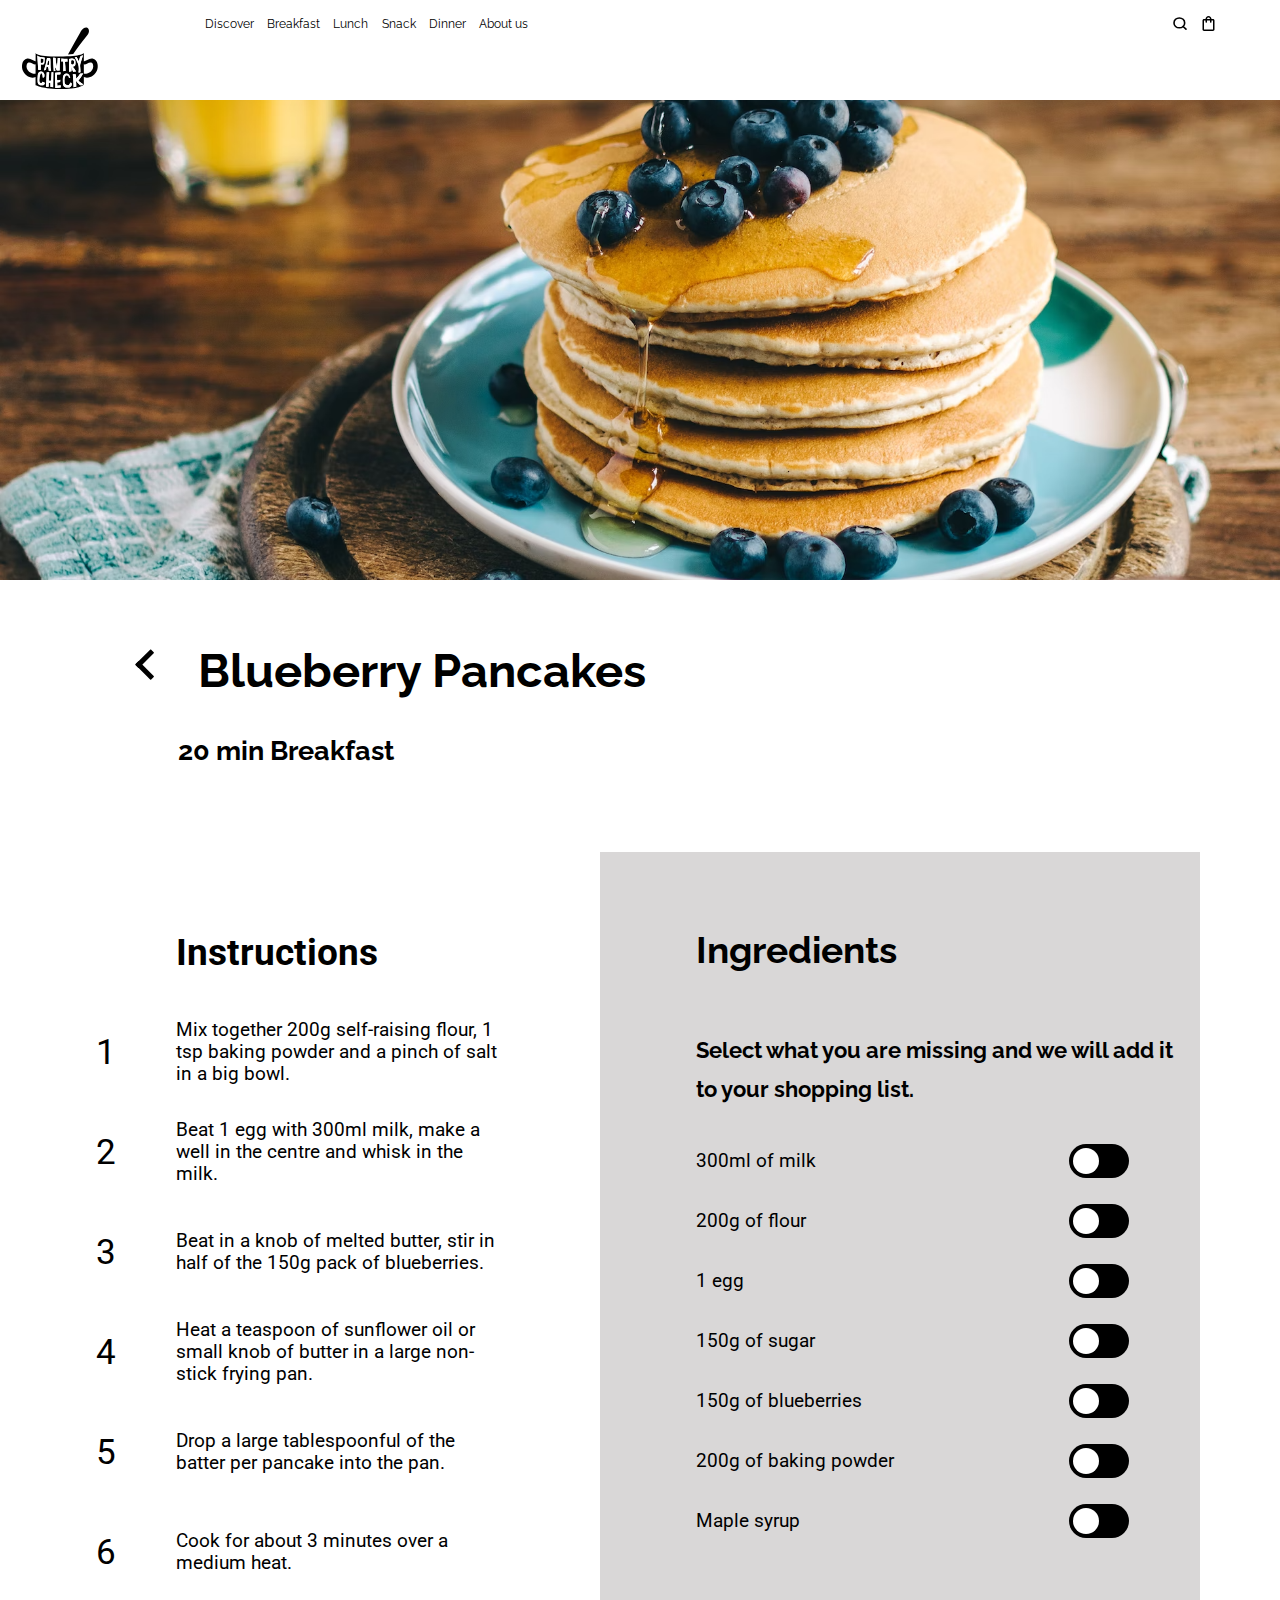
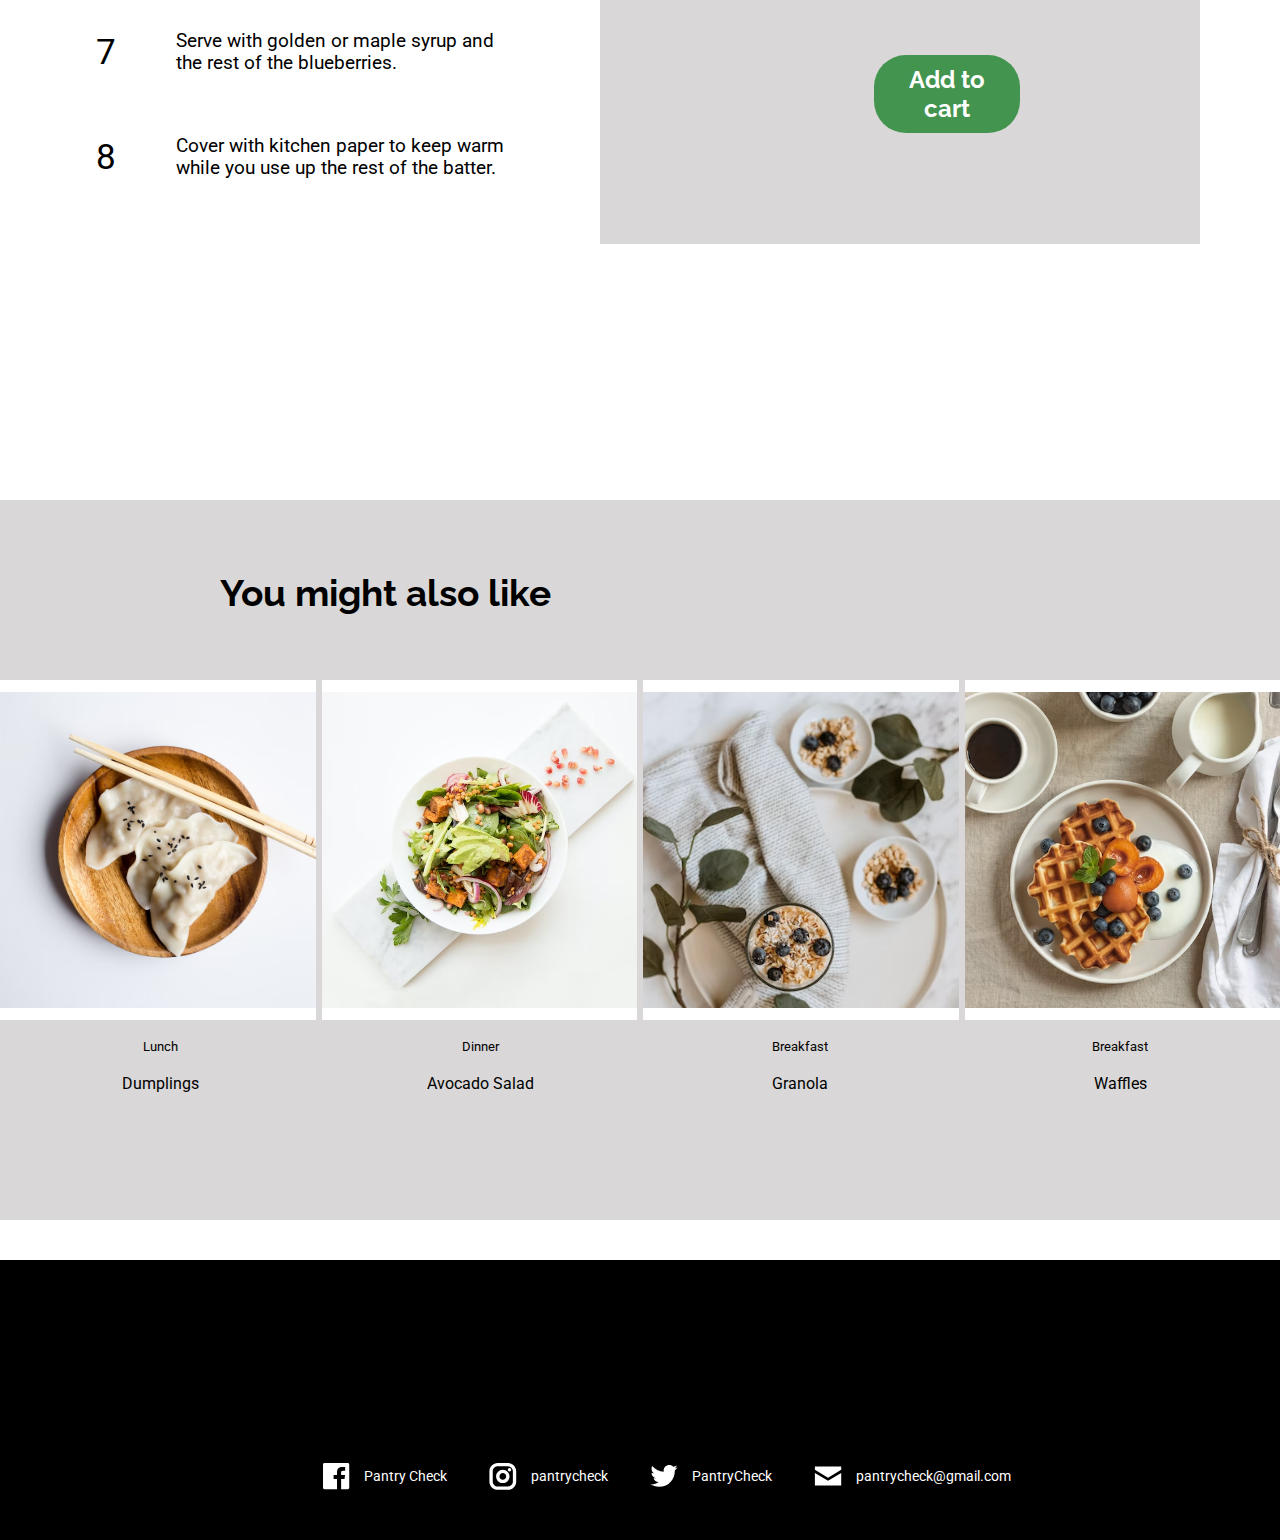
<file: detail.html>
<!DOCTYPE html>
<html lang="en">
  <head>
    <meta charset="UTF-8" />
    <meta http-equiv="X-UA-Compatible" content="IE=edge" />
    <meta name="viewport" content="width=device-width, initial-scale=1.0" />
    <link rel="stylesheet" href="detail.css" />
    <link rel="shortcut icon" href="images/logo.svg" type="image/x-icon" />
    <script src="detail.js" defer></script>
    <title>Blueberry Pancakes</title>
        <!-- links below are for fonts -->
        <link rel="preconnect" href="https://fonts.googleapis.com" />
        <link rel="preconnect" href="https://fonts.gstatic.com" crossorigin />
        <link
          href="https://fonts.googleapis.com/css2?family=Raleway:wght@700&family=Roboto&display=swap"
          rel="stylesheet"
        />
  </head>
  <body>
    <div class="grid-container">
      <!-- Header -->
      <!-- <div class="header"></div> -->
      <header class="header">
        <img id="logo" class="logo" src="images/logo.svg" alt="pantry check logo" />
        <nav class="fixed">
          <ul class="nav-links">
            <li><a href="index.html">Discover</a></li>
            <li><a href="breakfast.html">Breakfast</a></li>
            <li><a href="#">Lunch</a></li>
            <li><a href="#">Snack</a></li>
            <li><a href="#">Dinner</a></li>
            <li><a href="aboutus.html">About us</a></li>
            <li class="icon">
              <a href="orderdetails.html">
                <img class="shoppingbag shoppingbagbutton" src="images/shopping-icon-black.svg" alt="shopping bag" />
                <img class="shoppingbag1 shoppingbagbutton" src="Images2/shoppingbag1.svg" alt="shopping bag 1" />
                <img class="shoppingbag2 shoppingbagbutton" src="Images2/shoppingbag2.svg" alt="shopping bag 2" />
                <img class="shoppingbag3 shoppingbagbutton" src="Images2/shoppingbag3.svg" alt="shopping bag 3" />
                <img class="shoppingbag4 shoppingbagbutton" src="Images2/shoppingbag4.svg" alt="shopping bag 4" />
                <img class="shoppingbag5 shoppingbagbutton" src="Images2/shoppingbag5.svg" alt="shopping bag 5" />
                <img class="shoppingbag6 shoppingbagbutton" src="Images2/shoppingbag6.svg" alt="shopping bag 6" />
                <img class="shoppingbag7 shoppingbagbutton" src="Images2/shoppingbag7.svg" alt="shopping bag 7" />
              </a>
            </li>
            <li class="icon">
              <a href="#"
                ><img src="images/search-icon-black.svg" alt="search"
              /></a>
            </li>
          </ul>
        </nav>
      </header>

      <!-- Image -->
      <div class="image">
        <img class="pancakes" src="Images2/pancakes1.png" width="100%" height="100%" alt="Image of pancakes" />
    </div>

      <!-- Title -->
      <div class="title">
        <h1 class="blueberry-pancakes"><a class="arrowlink" href="breakfast.html"></a>Blueberry Pancakes</h1>
        <h2 class="category">20 min Breakfast</h2>
        <a class="arrowlink" href="breakfast.html">
         <img class="backarrow"
         src="Images2/arrow-left.svg" width="100%" alt="Vector of an arrow" />
        </a>
      </div>

      <!-- Body -->
      <!-- Instructions -->
      <div class="instructions">
        <div class="instructiontext">
            <h1 class="instructiontitle">Instructions</h1>
          <p class="ins1">Mix together 200g self-raising flour, 1 tsp baking powder and a pinch
          of salt in a big bowl.</p>
          <p class="nr1">1</p>
          
          
          
          <p class="ins2">Beat 1 egg with 300ml milk, make a well in the
          centre and whisk in the milk.</p>
          <p class="nr2">2</p>
          
          
          <p class="ins3">Beat in a knob of melted butter, stir in
          half of the 150g pack of blueberries.</p>
          <p class="nr3">3</p>
          
          
          <p class="ins4">Heat a teaspoon of sunflower oil
          or small knob of butter in a large non-stick frying pan.</p>
          <p class="nr4">4</p>
          
          
          <p class="ins5">Drop a large
          tablespoonful of the batter per pancake into the pan.</p>
          <p class="nr5">5</p>
          
          
          <p class="ins6">Cook for about 3
          minutes over a medium heat.</p>
          <p class="nr6">6</p>
          
          
          <p class="ins7">Serve with golden or maple syrup and the
          rest of the blueberries.</p>
          <p class="nr7">7</p>
          
          <p class="ins8">Cover with kitchen paper to keep warm while
          you use up the rest of the batter.</p>
          <p class="nr8">8</p>
        </div>



      </div>

      <!-- Ingredients -->
      <div class="ingredients">
        <h1>Ingredients</h1>
        <h3>Select what you are missing and we will add it to your shopping list.</h3>
        <div class="ingredienttext">
          <p class="milk">300ml of milk</p>
          <div class="switch1">
          <label class="switch">
           <input type="checkbox">
           <span class="slider round"></span>
          </label>
        </div>
        
        <p class="flour">200g of flour</p>
        <!-- The following 4 lines of code were taken from https://www.w3schools.com/howto/howto_css_switch.asp Accessed: 2022-12-01 -->
        <!-- Rounded switch -->
        <div class="switch2">
          <label class="switch">
           <input type="checkbox">
           <span class="slider round"></span>
          </label>
        </div>

        <p class="egg">1 egg</p>
        <!-- The following 4 lines of code were taken from https://www.w3schools.com/howto/howto_css_switch.asp Accessed: 2022-12-01 -->
        <!-- Rounded switch -->
        <div class="switch3">
          <label class="switch">
           <input type="checkbox">
           <span class="slider round"></span>
          </label>
        </div>

        <p class="sugar">150g of sugar</p>
        <!-- The following 4 lines of code were taken from https://www.w3schools.com/howto/howto_css_switch.asp Accessed: 2022-12-01 -->
        <!-- Rounded switch -->
        <div class="switch4">
          <label class="switch">
           <input type="checkbox">
           <span class="slider round"></span>
          </label>
        </div>
        
        
        <p class="blueberries">150g of blueberries</p>
        <!-- The following 4 lines of code were taken from https://www.w3schools.com/howto/howto_css_switch.asp Accessed: 2022-12-01 -->
        <!-- Rounded switch -->
        <div class="switch5">
          <label class="switch">
           <input type="checkbox">
           <span class="slider round"></span>
          </label>
        </div>
        
        <p class="bakingpowder">200g of baking powder</p>
        <!-- The following 4 lines of code were taken from https://www.w3schools.com/howto/howto_css_switch.asp Accessed: 2022-12-01 -->
        <!-- Rounded switch -->
        <div class="switch6">
          <label class="switch">
           <input type="checkbox">
           <span class="slider round"></span>
          </label>
        </div>
        
        
        <p class="maplesyrup">Maple syrup</p>   
        <!-- The following 4 lines of code were taken from https://www.w3schools.com/howto/howto_css_switch.asp Accessed: 2022-12-01 -->
        <!-- Rounded switch -->
        <div class="switch7">
          <label class="switch">
           <input type="checkbox">
           <span class="slider round"></span>
          </label>
        </div>
      </div>
          

        <!-- The following 1 line of code was taken from https://www.w3schools.com/howto/howto_css_pill_button.asp Accessed: 2022-12-01 -->
        <a href="orderdetails.html">
         <div class="buttondiv"><button class="button">Add to cart</button></div>
        </a>
      </div>


      <!-- Margins -->
      <div class="sidebar"></div>
      <div class="lowbar"></div>

      <!-- Suggestions -->
      <div class="grey">
        <h1 class="suggestion-text">You might also like</h1>
      </div>

      <!-- Suggestion images -->
      <section class="suggestions">
        <div class="recipe1">
          <img class="recipe1img" src="Images/dumplings.png" width="100%" alt="food"/>
        </div>
        <div class="recipe2">
          <img class="recipe1img" src="Images/salad.png" width="100%" alt="food"/>
        </div>
        <div class="recipe3">
        <img class="recipe1img" src="Images/granola.png" width="100%" alt="food"/>
      </div>
        <div class="recipe4">
          <img class="recipe1img" src="Images/waffles.png" width="100%" alt="food"/>
        </div>
      </section>

      <!-- Suggestion text -->
      <div class="grey2">
        <p class="lunch"><small>Lunch</small> </br></br>Dumplings</p>
        <p class="dinner1"><small>Dinner</small> </br></br> Avocado Salad</p>
        <p class="dinner2"><small>Breakfast</small> </br></br> Granola</p>
        <p class="dinner3"><small>Breakfast</small> </br></br>Waffles</p>
      </div>

      <!-- Footer -->
      <footer>
        <ul>
          <li>
            <img src="Images2/facebook.svg" alt="facebook logo" />
            <p>Pantry Check</p>
          </li>
          <li>
            <img src="Images2/instagram.svg" alt="instagram logo" />
            <p>pantrycheck</p>
          </li>
          <li>
            <img src="Images2/twitter.svg" alt="twitter logo" />
            <p>PantryCheck</p>
          </li>
          <li>
            <img src="Images2/email.svg" alt="email logo" />
            <p>pantrycheck@gmail.com</p>
          </li>
        </ul>
      </footer>
    </div>

  </body>
</html>
</file>
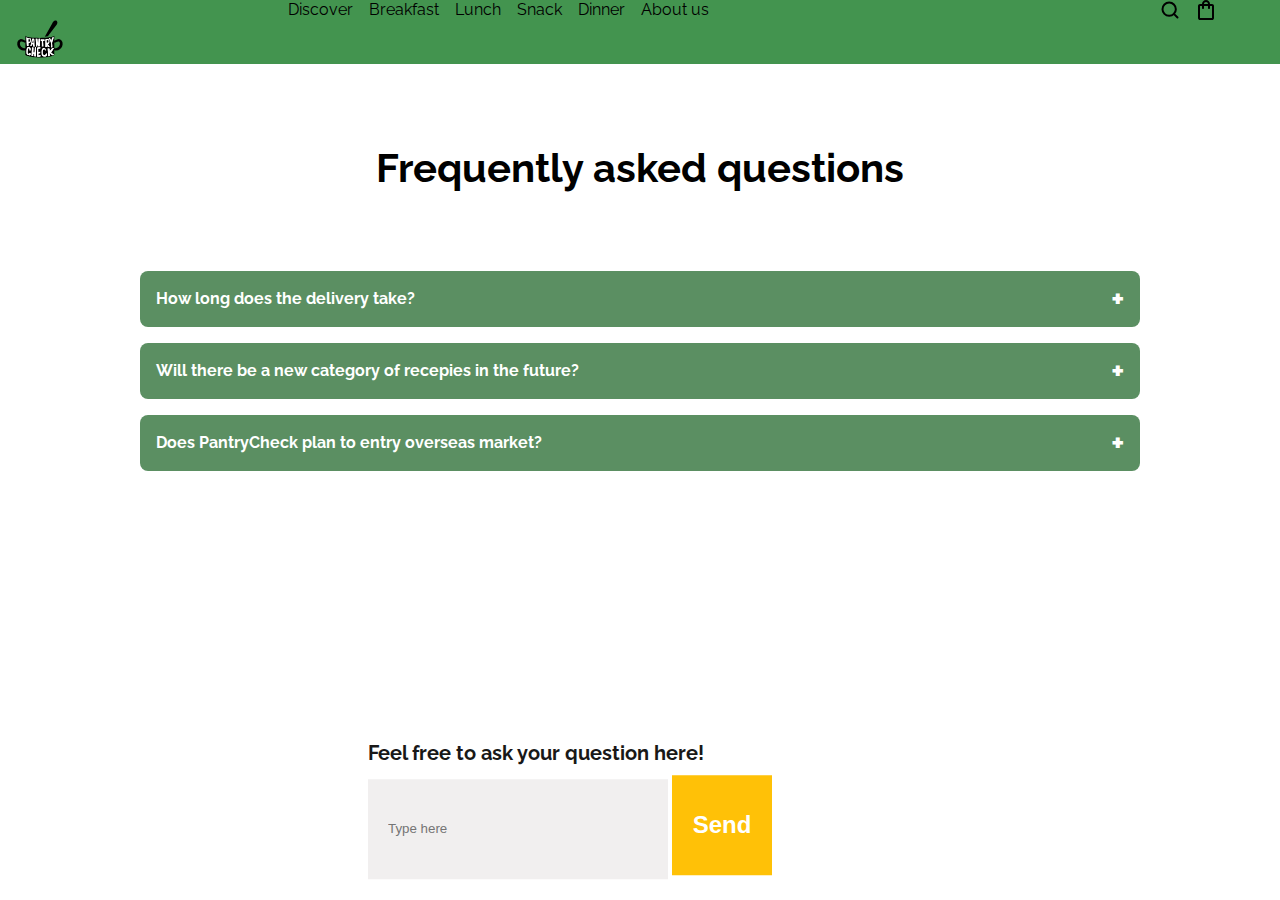
<file: faq.html>
<!DOCTYPE html>
<html lang="en">
  <head>
    <meta charset="UTF-8" />
    <meta http-equiv="X-UA-Compatible" content="IE=edge" />
    <meta name="viewport" content="width=device-width, initial-scale=1.0" />
    <meta
      name="viewport"
      content="width=device-width, initial-scale=1, shrink-to-fit=no"
    />
    <title>Frequently asked questions</title>
    <link rel="stylesheet" href="faq.css" />
    <script src="faq.js" defer></script>
  </head>

  <body>
    
    <header class="header">
      <img
        id="logo"
        class="logo"
        src="images/logo.svg"
        alt="pantry check logo"
      />
      <nav class="fixed">
        <ul class="nav-links">
          <li><a href="index.html">Discover</a></li>
          <li><a>Breakfast</a></li>
          <li><a>Lunch</a></li>
          <li><a>Snack</a></li>
          <li><a>Dinner</a></li>
          <li><a>About us</a></li>
          <li class="icon">
            <a href="orderdetails.html">
              <img
                class="shoppingbag shoppingbagbutton"
                src="images/shopping-icon-black.svg"
                alt="shopping bag"
              />
            </a>
          </li>
          <li class="icon">
            <a href="#"
              ><img src="images/search-icon-black.svg" alt="search"
            /></a>
          </li>
        </ul>
      </nav>
    </header>

    <h1>Frequently asked questions</h1>
    <div class="accordion">
      <div class="accordion-item">
        <div class="accordion-item-header">
          How long does the delivery take?
        </div>
        <div class="accordion-item-body">
          <p class="accordion-item-body-content">
            Usually it takes one hour to conduct an order. Depending on
            customer's location delivery time can vary starting from 1 hour to 2
            hours.
          </p>
        </div>
      </div>

      <div class="accordion-item">
        <!-- question of each item-->
        <div class="accordion-item-header">
          Will there be a new category of recepies in the future?
        </div>
        <div class="accordion-item-body">
          <p class="accordion-item-body-content">
            PantryCheck keeps evolving with each new member of our community.
            Since this question bothers a lot of people, website's employees are
            already developing a new section that provides more delicious and
            easy dishes.
          </p>
        </div>
      </div>

      <div class="accordion-item">
        <!-- question of each item-->
        <div class="accordion-item-header">
          Does PantryCheck plan to entry overseas market?
        </div>
        <div class="accordion-item-body">
          <p class="accordion-item-body-content">
           In the future website definitelly will provide service in other countries. For now, we will continue to work as previously.
          </p>
        </div>
      </div>

    <div class="box">
      <h2>
        Feel free to ask your question here!
      </h2>
    <form>
      <input id ="text"  name="" placeholder="Type here" />
      <button class="accept"> Send</button>
    </div>
    </form>

    
  </body>
</html>
</file>
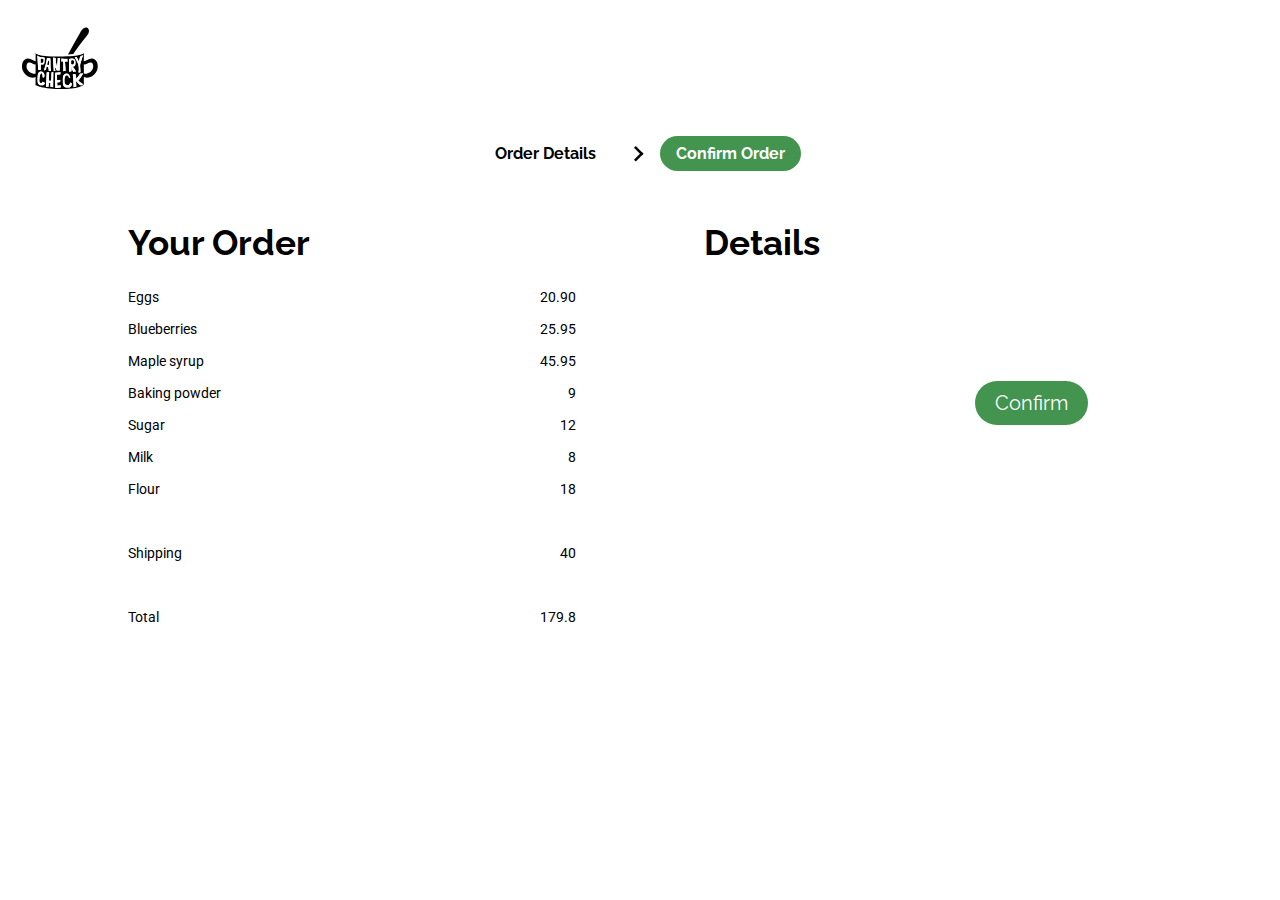
<file: orderconfirmation.html>
<!DOCTYPE html>
<html lang="en">
  <head>
    <meta charset="UTF-8" />
    <meta http-equiv="X-UA-Compatible" content="IE=edge" />
    <meta name="viewport" content="width=device-width, initial-scale=1.0" />
    <title>Confirmation</title>
    <link rel="stylesheet" href="orderconfirmation.css" />
    <script src="main.js" defer></script>
    <link rel="shortcut icon" href="images/logo.svg" type="image/x-icon" />
    <!-- links below are for fonts -->
    <link rel="preconnect" href="https://fonts.googleapis.com" />
    <link rel="preconnect" href="https://fonts.gstatic.com" crossorigin />
    <link
      href="https://fonts.googleapis.com/css2?family=Raleway:wght@700&family=Roboto&display=swap"
      rel="stylesheet"
    />
  </head>
  <body onload="receiptFunction()">
    <header>
      <img src="images/logo.svg" alt="pantry check logo" class="logo" />
    </header>
    <nav>
      <a href="orderdetails.html"> <h3>Order Details</h3></a>
      <img src="images/arrow-right.svg" alt="arrow to the right" />
      <a href="#"> <h3 class="active">Confirm Order</h3></a>
    </nav>
    <main class="grid-container">
      <section class="your-order">
        <h2>Your Order</h2>
        <article id="receiptEggs" class="order-item">
          <p>Eggs</p>
          <p>20.90</p>
        </article>
        <article id="receiptBlueberries" class="order-item">
          <p>Blueberries</p>
          <p>25.95</p>
        </article>
        <article id="receiptSyrup" class="order-item">
          <p>Maple syrup</p>
          <p>45.95</p>
        </article>
        <article id="receiptPowder" class="order-item">
          <p>Baking powder</p>
          <p>9</p>
        </article>
        <article id="receiptSugar" class="order-item">
          <p>Sugar</p>
          <p>12</p>
        </article>
        <article id="receiptMilk" class="order-item">
          <p>Milk</p>
          <p>8</p>
        </article>
        <article id="receiptFlour" class="order-item">
          <p>Flour</p>
          <p>18</p>
        </article>
        <article class="order-item shipAndTotal">
          <p>Shipping</p>
          <p>40</p>
        </article>
        <article class="order-item shipAndTotal">
          <p>Total</p>
          <p id="totalInReceipt">0</p>
        </article>
      </section>
      <section class="details">
        <h2>Details</h2>
        <article>
          <p class="customer-information" id="results"></p>
        </article>
        <button type="submit">Confirm</button>
      </section>
    </main>
  </body>
</html>
</file>
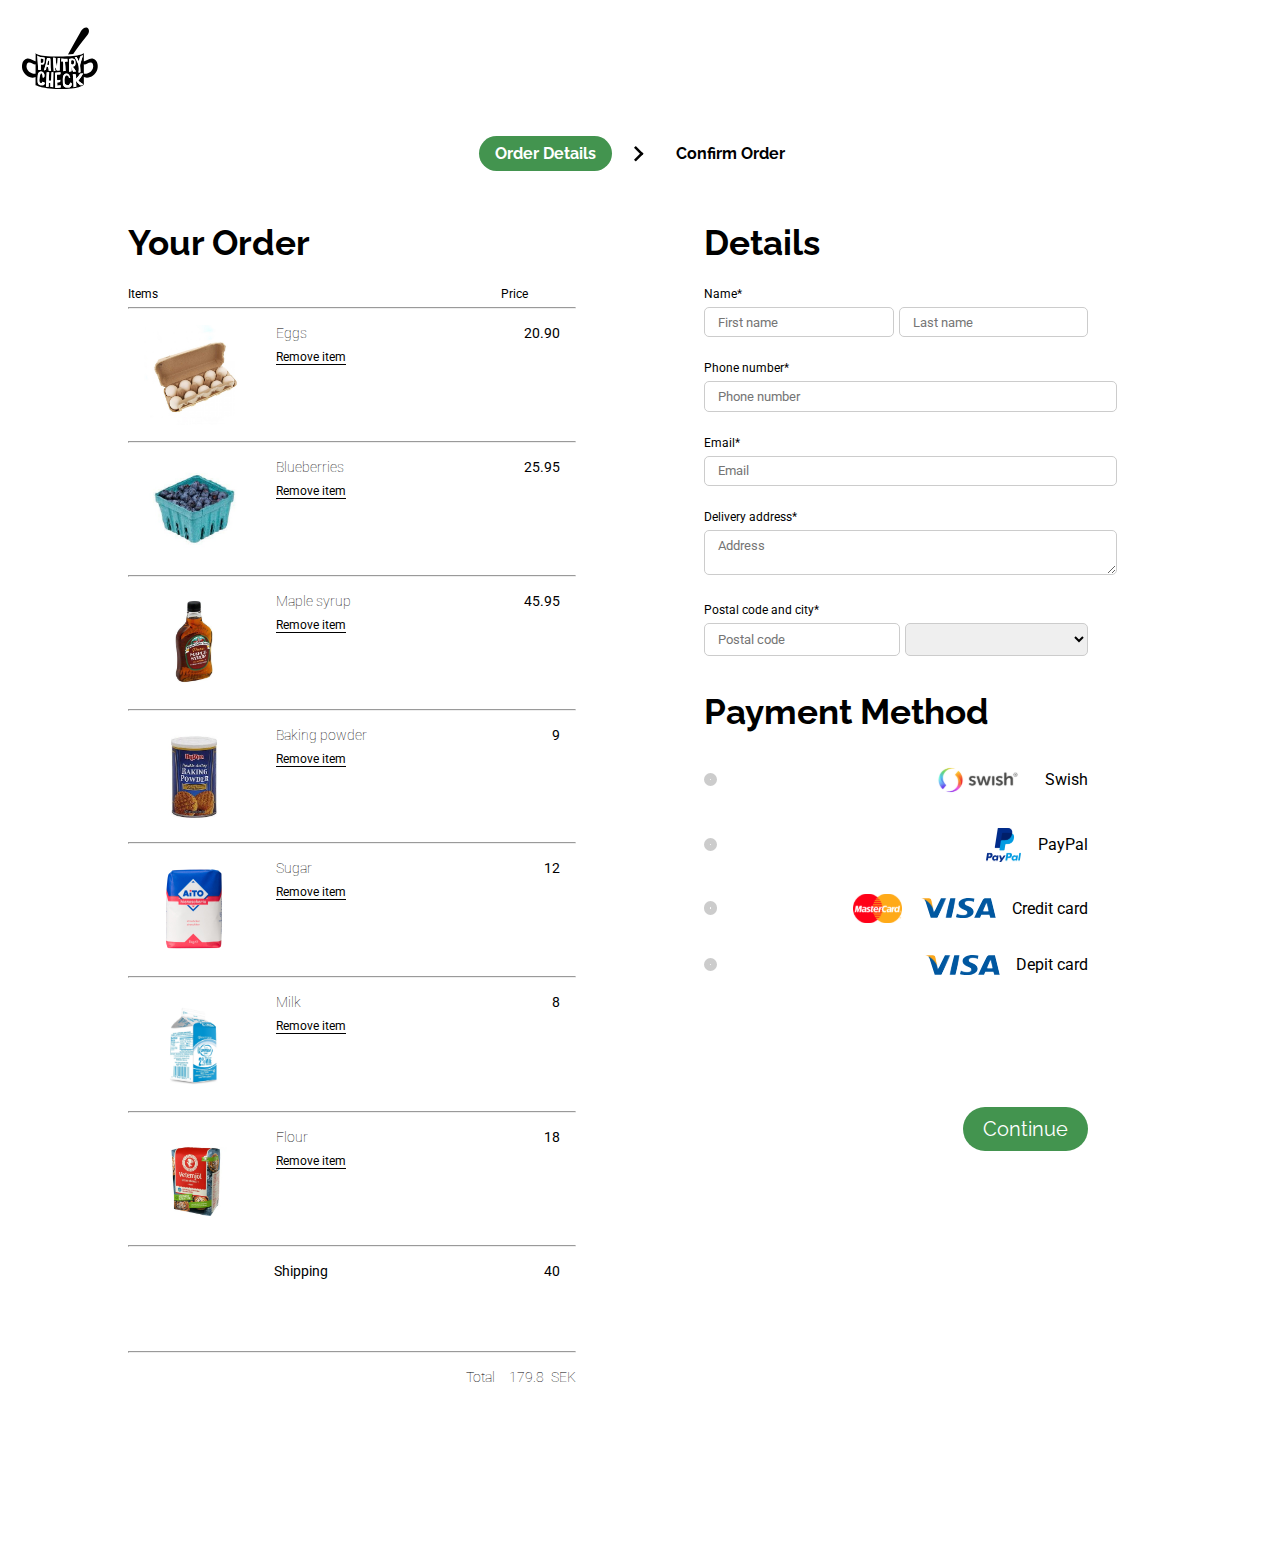
<file: orderdetails.html>
<!DOCTYPE html>
<html lang="en">
  <head>
    <meta charset="UTF-8" />
    <meta http-equiv="X-UA-Compatible" content="IE=edge" />
    <meta name="viewport" content="width=device-width, initial-scale=1.0" />
    <title>Order Details</title>
    <link rel="stylesheet" href="orderdetails.css" />
    <script src="main.js" defer></script>
    <link rel="shortcut icon" href="images/logo.svg" type="image/x-icon" />
    <!-- links below are for fonts -->
    <link rel="preconnect" href="https://fonts.googleapis.com" />
    <link rel="preconnect" href="https://fonts.gstatic.com" crossorigin />
    <link
      href="https://fonts.googleapis.com/css2?family=Raleway:wght@700&family=Roboto&display=swap"
      rel="stylesheet"
    />
  </head>
  <meta name="viewport" content="width=device-width, initial-scale=1.0" />
  <body onload="orderdetails();">
    <header>
      <a href="index.html">
        <img src="images/logo.svg" alt="pantry check logo" class="logo"
      /></a>
    </header>
    <nav>
      <a href="#"> <h3 class="active">Order Details</h3></a>
      <img src="images/arrow-right.svg" alt="arrow to the right" />
      <a href="#"> <h3>Confirm Order</h3></a>
    </nav>
    <main class="grid-container">
      <section class="your-order">
        <h2>Your Order</h2>
        <div class="tags">
          <p>Items</p>
          <p>Price</p>
        </div>
        <div class="products">
          <article class="product" id="eggs">
            <hr />
            <div class="product-details">
              <div class="product-image">
                <img src="images/items/eggs.jpg" alt="product image of eggs" />
                <div>
                  <h4>Eggs</h4>
                  <p id="removeEggs">Remove item</p>
                </div>
              </div>
              <p class="price">20.90</p>
            </div>
          </article>

          <article class="product" id="blueberries">
            <hr />
            <div class="product-details">
              <div class="product-image">
                <img
                  src="images/items/blueberries.jpg"
                  alt="product image of blueberries"
                />
                <div>
                  <h4>Blueberries</h4>
                  <p id="removeBlueberries">Remove item</p>
                </div>
              </div>
              <p class="price">25.95</p>
            </div>
          </article>

          <article class="product" id="syrup">
            <hr />
            <div class="product-details">
              <div class="product-image">
                <img
                  src="images/items/syrup.jpg"
                  alt="product photo of maple syrup"
                />
                <div>
                  <h4>Maple syrup</h4>
                  <p id="removeSyrup">Remove item</p>
                </div>
              </div>
              <p class="price">45.95</p>
            </div>
          </article>

          <article class="product" id="powder">
            <hr />
            <div class="product-details">
              <div class="product-image">
                <img
                  src="images/items/powder.jpg"
                  alt="product image of baking powder"
                />
                <div>
                  <h4>Baking powder</h4>
                  <p id="removePowder">Remove item</p>
                </div>
              </div>
              <p class="price">9</p>
            </div>
          </article>

          <article class="product" id="sugar">
            <hr />
            <div class="product-details">
              <div class="product-image">
                <img
                  src="images/items/sugar.jpg"
                  alt="product image of sugar"
                />
                <div>
                  <h4>Sugar</h4>
                  <p id="removeSugar">Remove item</p>
                </div>
              </div>
              <p class="price">12</p>
            </div>
          </article>

          <article class="product" id="milk">
            <hr />
            <div class="product-details">
              <div class="product-image">
                <img src="images/items/milk.jpg" alt="product image of milk" />
                <div>
                  <h4>Milk</h4>
                  <p id="removeMilk">Remove item</p>
                </div>
              </div>
              <p class="price">8</p>
            </div>
          </article>

          <article class="product" id="flour">
            <hr />
            <div class="product-details">
              <div class="product-image">
                <img
                  src="images/items/flour.jpg"
                  alt="product image of flour"
                />
                <div>
                  <h4>Flour</h4>
                  <p id="removeFlour">Remove item</p>
                </div>
              </div>
              <p class="price">18</p>
            </div>
          </article>

          <article>
            <hr />
            <div class="product-details">
              <p class="shipping">Shipping</p>
              <p class="price" value="40">40</p>
            </div>
            <hr />
          </article>
        </div>
        <div class="total">
          <h4>Total</h4>
          <p id="total">179.8</p>
          <h4>SEK</h4>
        </div>
      </section>
      <section class="details">
        <!-- customer detail survey -->
        <h2>Details</h2>
        <!-- source for forms: https://web.dev/payment-and-address-form-best-practices/  -->
        <form action="orderconfirmation.html" method="GET">
          <div class="customer-information">
            <div class="form-item">
              <label for="firstname lastname">Name*</label>
              <div class="names">
                <input
                  type="text"
                  name="fistname"
                  id="firstname"
                  placeholder="First name"
                  required
                />
                <input
                  class="last-name"
                  type="text"
                  name="lastname"
                  id="lastname"
                  placeholder="Last name"
                  required
                />
              </div>
            </div>
            <div class="form-item">
              <label for="phone">Phone number*</label>
              <input
                type="number"
                name="phone"
                id="phone"
                placeholder="Phone number"
                required
              />
            </div>
            <div class="form-item">
              <label for="email">Email*</label>
              <input
                type="email"
                name="email"
                id="email"
                placeholder="Email"
                required
              />
            </div>
            <div class="form-item">
              <label for="address">Delivery address*</label>
              <textarea
                name="address"
                id="address"
                autocomplete="address"
                placeholder="Address"
                required
              ></textarea>
            </div>
            <div class="form-item">
              <label for="postalcode city">Postal code and city*</label>
              <div class="names">
                <input
                  name="postalcode"
                  id="postalcode"
                  autocomplete="postal-code"
                  placeholder="Postal code"
                  required
                />
                <select
                  class="last-name"
                  name="city"
                  id="city"
                  autocomplete="city"
                  required
                >
                  <option selected value="SPACER"></option>
                  <option value="Stockholm">Stockholm</option>
                  <option value="Göteborg">Göteborg</option>
                  <option value="Malmö">Malmö</option>
                  <option value="Uppsala">Uppsala</option>
                  <option value="Sollentuna">Sollentuna</option>
                  <option value="Södermalm">Södermalm</option>
                  <option value="Västerås">Västerås</option>
                  <option value="Örebro">Örebro</option>
                  <option value="Linköping">Linköping</option>
                  <option value="Helsingborg">Helsingborg</option>
                  <option value="Jönköping">Jönköping</option>
                </select>
              </div>
            </div>
          </div>
          <div class="payment-selection">
            <h2>Payment Method</h2>
            <div class="payment-option">
              <input type="radio" name="payment" id="swish" value="Swish" />

              <label for="swish"
                ><img src="images/payment/swish.svg" alt="Swich logo" />
                Swish</label
              >
            </div>
            <div class="payment-option">
              <input type="radio" name="payment" id="paypal" value="PayPal" />

              <label for="paypal"
                ><img src="images/payment/paypal.svg" alt="PayPal logo" />
                PayPal</label
              >
            </div>
            <div class="payment-option">
              <input
                type="radio"
                name="payment"
                id="credit"
                value="Credit Card"
              />

              <label for="credit"
                ><img
                  src="images/payment/mastercard.svg"
                  alt="mastercard logo"
                />
                <img src="images/payment/visa.svg" alt="visa logo" />
                Credit card</label
              >
            </div>
            <div class="payment-option">
              <input
                type="radio"
                name="payment"
                id="depit"
                value="Depit Card"
              />
              <label for="depit">
                <img src="images/payment/visa.svg" alt="visa logo" /> Depit
                card</label
              >
            </div>
          </div>
          <button type="submit">Continue</button>
        </form>
      </section>
    </main>
  </body>
</html>
</file>
<file: detail.css>
html,
body {
  margin: 0px;
  padding: 0px;
  font-family: "Raleway", sans-serif;

  /* background-color: aquamarine; */
}

:root {
  --pointsize14: 0.875em;
  --pointsize20: 1.25em;
  --hightlight: #43944f;
}
/* head { */
/*   opacity: 40%; */
/*   background-color: black; */
/* } */

.grid-container {
  display: grid;
  grid-template-columns: 1fr 1fr 80px;
  grid-template-rows: 100px 30rem 17rem 62rem 16rem 180px 340px 200px 20rem;
  grid-column-gap: 0px;
  grid-row-gap: 0px;
  grid-template-areas:
    "header header header"
    "image image image"
    "title title title"
    "instructions ingredients sidebar"
    "lowbar lowbar lowbar"
    "grey grey grey"
    "suggestions suggestions suggestions"
    "grey2 grey2 grey2"
    "footer footer footer";
}

.header {
  grid-area: header;
  position: sticky;
}

.logo {
  float: left;
  margin-right: auto;
  max-width: 5em;
  padding: 1.25em;
  cursor: pointer;
  z-index: 4;
}

.fixed {
  position: fixed;
  width: 100%;
  height: 3em;
  background-color: white;
  z-index: -1;
}

.nav-links li,
a {
  font-family: "Raleway", sans-serif;
  text-decoration: none;
  font-size: var(--pointsize14);
  color: #000;
  display: block;
  padding: 0em 0em 0.5em 0.5em;
}

.current {
  color: var(--hightlight);
}

.nav-links {
  list-style-type: none;
  overflow: hidden;
  align-items: center;
  padding: 0em 4em 0em 15%;
}

.nav-links li {
  float: left;
  text-align: center;
}

.nav-links .icon {
  float: right;
}
.nav-links .icon img {
  max-width: 1.25em;
}

.shoppingbagbutton img {
  max-width: 1em;
}

/* Shoppingbag */

/* .shoppingbag { */
/*   display: none; */
/* } */

.shoppingbag1 {
  display: none;
}

.shoppingbag2 {
  display: none;
}

.shoppingbag3 {
  display: none;
}

.shoppingbag4 {
  display: none;
}

.shoppingbag5 {
  display: none;
}

.shoppingbag6 {
  display: none;
}

.shoppingbag7 {
  display: none;
}

/* End of header  */

/* Meal image */
.image {
  grid-area: image;
  /* background-size: cover; */
  /* object-position: 0 -20%; */
  /* background-color: teal; */
}

.pancakes {
  object-fit: cover;
}

/* Body */
.title {
  display: grid;
  grid-template-columns: 10px 70%;
  grid-template-rows: 40px 40px;
  grid-template-areas:
    "backarrow blueberry-pancakes"
    ". category";
  padding-top: 70px;
  padding-left: 10%;
  grid-area: title;
  background-color: white;
  align-items: center;
  gap: 40px;
}

.blueberry-pancakes {
  grid-area: blueberry-pancakes;
  font-size: 35pt;
}

.category {
  grid-area: category;
  font-size: 20pt;
}

.backarrow {
  width: 2rem;
  grid-area: backarrow;
  list-style-type: none;
}

.arrowlink {
  display: inline-block;
}

/* Instructions */
.instructiontext {
  display: grid;
  grid-template-columns: 80px 1fr;
  grid-template-rows: repeat(8, 100px);
  grid-template-areas:
    ". instructiontitle"
    "nr1 ins1"
    "nr2 ins2"
    "nr3 ins3"
    "nr4 ins4"
    "nr5 ins5"
    "nr6 ins6"
    "nr7 ins7"
    "nr8 ins8";
  font-family: "Roboto", sans-serif;
  align-items: center;
}

.instructiontitle {
  grid-area: instructiontitle;
}

/* Instruction numbers */
.nr1 {
  grid-area: nr1;
  font-size: 26pt;
}
.nr2 {
  grid-area: nr2;
  font-size: 26pt;
}
.nr3 {
  grid-area: nr3;
  font-size: 26pt;
}
.nr4 {
  grid-area: nr4;
  font-size: 26pt;
}
.nr5 {
  grid-area: nr5;
  font-size: 26pt;
}
.nr6 {
  grid-area: nr6;
  font-size: 26pt;
}
.nr7 {
  grid-area: nr7;
  font-size: 26pt;
}
.nr8 {
  grid-area: nr8;
  font-size: 26pt;
}

/* Instructiontext */
.ins1 {
  grid-area: ins1;
}
.ins2 {
  grid-area: ins2;
}
.ins3 {
  grid-area: ins3;
}
.ins4 {
  grid-area: ins4;
}
.ins5 {
  grid-area: ins5;
}
.ins6 {
  grid-area: ins6;
}
.ins7 {
  grid-area: ins7;
}
.ins8 {
  grid-area: ins8;
}

/* Instructions */
.instructions {
  display: flex;
  flex-direction: column;
  padding-left: 16%;
  padding-right: 16%;
  padding-top: 50px;
  grid-area: instructions;
  background-color: white;
  font-size: 14pt;
}

/* Ingredients */
.ingredients {
  display: flex;
  flex-direction: column;
  line-height: 1.8;
  padding-left: 16%;
  padding-right: 10px;
  padding-top: 40px;
  grid-area: ingredients;
  font-size: 14pt;
  background-color: rgb(217, 215, 215);
}

.ingredienttext {
  font-family: "Roboto", sans-serif;
  display: grid;
  grid-template-columns: 0.9fr 80px;
  grid-template-rows: repeat(7, 60px);
  grid-template-areas:
    "milk switch1"
    "flour switch2"
    "egg switch3"
    "sugar switch4"
    "blueberries switch5"
    "bakingpowder switch6"
    "maplesyrup switch7";

  align-items: center;
}

.buttondiv {
  display: flex;
  justify-content: flex-end;
  padding-top: 100px;
}

.milk {
  grid-area: milk;
}

.flour {
  grid-area: flour;
}

.egg {
  grid-area: egg;
}

.sugar {
  grid-area: sugar;
}

.blueberries {
  grid-area: blueberries;
}

.bakingpowder {
  grid-area: bakingpowder;
}

.maplesyrup {
  grid-area: maplesyrup;
}

/* The following 50 lines of code were taken from: https://www.w3schools.com/howto/howto_css_switch.asp Accessed: 2022-12-01 */
/* The switch - the box around the slider */
.switch {
  position: relative;
  display: inline-block;
  width: 60px;
  height: 34px;
  z-index: 0;
}

/* Hide default HTML checkbox */
.switch input {
  opacity: 0;
  width: 0;
  height: 0;
}

/* The slider */
.slider {
  position: absolute;
  cursor: pointer;
  top: 0;
  left: 0;
  right: 0;
  bottom: 0;
  background-color: black;
  -webkit-transition: 0.4s;
  transition: 0.4s;
}

.slider:before {
  position: absolute;
  content: "";
  height: 26px;
  width: 26px;
  left: 4px;
  bottom: 4px;
  background-color: white;
  -webkit-transition: 0.4s;
  transition: 0.4s;
}

input:checked + .slider {
  background-color: #43944f;
}

input:focus + .slider {
  box-shadow: 0 0 1px #43944f;
}

input:checked + .slider:before {
  -webkit-transform: translateX(26px);
  -ms-transform: translateX(26px);
  transform: translateX(26px);
}

/* Rounded sliders */
.slider.round {
  border-radius: 34px;
}

.slider.round:before {
  border-radius: 50%;
}

/* Switches */
.switch1 {
  grid-area: switch1;
  position: relative;
}

.switch2 {
  grid-area: switch2;
}

.switch3 {
  grid-area: switch3;
}

.switch4 {
  grid-area: switch4;
}

.switch5 {
  grid-area: switch5;
}

.switch6 {
  grid-area: switch6;
}

.switch7 {
  grid-area: switch7;
}

/* Button */
/* The following 12 lines of code was taken from https://www.w3schools.com/howto/howto_css_pill_button.asp Accessed: 2022-12-01 */
.button {
  grid-area: button;
  font-family: "Raleway", sans-serif;
  font-weight: Bold;
  font-size: 18pt;
  background-color: #43944f;
  border: none;
  color: white;
  padding: 10px 20px;
  text-align: center;
  text-decoration: none;
  display: inline-block;
  margin: 4px 170px;
  cursor: pointer;
  border-radius: 32px;
}

/* Margins */
.sidebar {
  grid-area: sidebar;
}

.lowbar {
  grid-area: lowbar;
  background-color: white;
}

/* Suggestions */
.grey {
  grid-area: grey;
  background-color: rgb(217, 215, 215);
}

.suggestion-text {
  font-size: 28pt;
  padding-top: 46px;
  padding-left: 220px;
}

/* Suggestion images */
.suggestions {
  grid-area: suggestions;
  display: flex;
  flex-direction: row;
  justify-content: space-around;
  gap: 6px;
  line-height: 0.4;
  background-color: rgb(217, 215, 215);
}

.recipe1 {
  display: flex;
  align-items: center;
  justify-content: center;
  width: 340px;
  height: 340px;
  background-color: white;
  background-size: cover;
  object-position: 0 -20%;
}

.recipe1img {
  object-fit: cover;
}

.recipe2 {
  display: flex;
  align-items: center;
  justify-content: center;
  width: 340px;
  height: 340px;
  background-color: white;
}

.recipe3 {
  display: flex;
  align-items: center;
  justify-content: center;
  width: 340px;
  height: 340px;
  background-color: white;
}

.recipe4 {
  display: flex;
  align-items: center;
  justify-content: center;
  width: 340px;
  height: 340px;
  background-color: white;
}

/* Suggestion text */
.grey2 {
  display: grid;
  grid-template-columns: 1fr 1fr 1fr 1fr;
  grid-template-areas: "lunch dinner1 dinner2 dinner3";
  /*   justify-content: space-around; */
  grid-area: grey2;
  font-family: "Roboto", sans-serif;
  background-color: rgb(217, 215, 215);
}

.lunch {
  grid-area: lunch;
  font-size: 12pt;
  text-align: center;
}

.dinner1 {
  grid-area: dinner1;
  font-size: 12pt;
  text-align: center;
  /* padding-left: 70px; */
}

.dinner2 {
  grid-area: dinner2;
  font-size: 12pt;
  text-align: center;
  /* padding-left: 120px; */
}

.dinner3 {
  grid-area: dinner3;
  font-size: 12pt;
  text-align: center;
  /* padding-left: 160px; */
  /* padding-left: 170px; */
}

/* .grey3 { */
/*   grid-area: grey3; */
/*   display: flex; */
/*   justify-content: space-around; */
/*   text-align: center; */
/*   background-color: rgb(217, 215, 215); */
/* } */

/* Footer */
body {
  min-height: 100vh;
  position: relative;
  width: 100%;
}
main {
  padding-bottom: 20em;
}

footer {
  position: absolute;
  bottom: 0;
  background-color: #000;
  color: #fff;
  font-family: "Roboto", sans-serif;
  font-size: var(--pointsize14);
  height: 20em;
  display: flex;
  justify-content: center;
  align-items: flex-end;
  width: 100%;
}

footer img {
  max-width: 2em;
  float: left;
  padding: 0em 1em;
}

footer p {
  float: right;
}

footer ul {
  display: flex;
  list-style-type: none;
  padding-bottom: 1em;
  justify-content: center;
}

footer li {
  padding: 1em;
  display: flex;
  align-items: center;
  justify-content: center;
}
/* End of footer  */

/* Media Query */
@media screen and (max-width: 700px) {
  .grid-container {
    grid-template-columns: 1fr;
    grid-template-rows: repeat (10, 1fr);
    grid-template-areas:
      "header"
      "image"
      "title"
      "instructions"
      "ingredients"
      "sidebar"
      "lowbar"
      "grey"
      "suggestions"
      "grey2"
      "footer";
  }

  footer {
    display: none;
  }

  .grey2 {
    display: none;
  }

  .instructions {
    font-size: 22pt;
    line-height: 1.6;
  }

  .sidebar {
    display: none;
  }

  .sidebar2 {
    display: none;
  }

  .lowbar {
    display: none;
  }

  .title {
    justify-content: center;
  }

  .instructions {
    justify-content: center;
  }

  .blueberry-pancakes {
    font-size: 50pt;
  }

  body {
    background-color: rgb(217, 215, 215);
  }
}
</file>
<file: faq.css>
/* font link*/
@import url("https://fonts.googleapis.com/css2?family=Raleway:wght@700&family=Roboto&display=swap");
@import url("https://fonts.googleapis.com/css2?family=Heebo:wght@600&family=Roboto&display=swap");

* {
  margin: 0;
  padding: 0;
  box-sizing: border-box;
}
body {
  font-family: "Raleway", sans-serif;
  background-color: rgb(255, 255, 255);
  color: rgb(0, 0, 0);
}

/*heading*/
h1 {
  text-align: center;
  margin: 5rem 0;
  font-size: 2.5rem;
  color: #000000;
}

.accordion {
  width: 90%;
  max-width: 1000px;
  margin: 1rem auto;
  margin-top: 1rem;
}

/*one box of accordion*/
.accordion-item {
  background-color: #5b8f62;
  color: rgb(0, 0, 0);
  margin: 1rem 0;
  border-radius: 0.5rem;
}

/*question for each box*/
.accordion-item-header {
  padding: 0.5rem 3rem 0.5rem 1rem;
  min-height: 3.5rem;
  line-height: 1.25rem;
  font-weight: bold;
  display: flex;
  align-items: center;
  position: relative;
  cursor: pointer;
  color: #ffffff;
}

/*applying pseudo classes. Reference:https://developer.mozilla.org/en-US/docs/Web/CSS/::after*/

.accordion-item-header::after {
  content: "\002B";
  font-size: 2rem;
  position: absolute;
  right: 1rem;
}

/*applying active to change plus to minus. Reference: https://developer.mozilla.org/en-US/docs/Web/CSS/:active*/

.accordion-item-header.active::after {
  content: "\2212";
}
.accordion-item-body {
  max-height: 0;
  overflow: hidden;
  transition: max-height 0.2s ease-out;
  font-family: Roboto;
}

.accordion-item-body-content {
  padding: 1rem;
  line-height: 1.5rem;
  background-color: rgb(241, 239, 239);
  font-family: "Roboto", sans-serif;
}

/*header*/
.header {
  position: sticky;
}

.logo {
  float: left;
  margin-right: auto;
  max-width: 5em;
  padding: 1em;
  cursor: pointer;
  z-index: 4;
}

.fixed {
  width: 100%;
  height: 4em;
  background-color: #43944f;
  z-index: -1;
}

.nav-links li,
a {
  font-family: "Raleway", sans-serif;
  text-decoration: none;
  font-size: var(--pointsize14);
  color: #000;
  display: block;
  padding: 0em 0em 0.5em 0.5em;
}

.current {
  color: var(--hightlight);
}

.nav-links {
  list-style-type: none;
  overflow: hidden;
  align-items: center;
  padding: 0em 4em 0em 15%;
}

.nav-links li {
  float: left;
  text-align: center;
}

.nav-links .icon {
  float: right;
}
.nav-links .icon img {
  max-width: 1.25em;
}
*/ .shoppingbagbutton img {
  max-width: 1em;
}

/*heading question*/
h2 {
  margin: 0 0 10px;
  padding: 0;
  color: rgb(25, 24, 24);
  font-size: 20px;
}

.box {
  position: absolute;
  top: 90%;
  left: 60%;
  width: 800px;
  transform: translate(-50%, -50%);
}

/*field for question*/
#text {
  background: rgb(241, 239, 239);
  width: 300px;
  height: 100px;
  border: none;
  outline: none;
  padding: 0 20px;
}

/*button "send"*/
.accept {
  position: relative;
  background: #ffc107;
  color: #ffffff;
  width: 100px;
  height: 100px;
  border: none;
  outline: none;
  font-weight: 900;
  font-size: 1.5em;
}

.accept:hover {
  background: #f3ce61;
}

@media screen and (max-width: 700px) {
  body {
    background-color: rgb(255, 255, 255);
  }
}

/*#ffc107*/
</file>
<file: orderconfirmation.css>
/* how to refer to our fonts
font-family: 'Raleway', sans-serif;
font-family: 'Roboto', sans-serif; */

:root {
  --pointsize14: 0.875em;
  --pointsize20: 1.25em;
  --pointsize35: 2.1875em;
  --hightlight: #43944f;
}

* {
  padding: 0%;
  margin: 0%;
  font-family: "Roboto", sans-serif;
  text-decoration: none;
  color: #000;
  /* border: 1px red solid; */
}

body {
  accent-color: var(--hightlight);
}
/* removing the scroll bar from the whole site, source: https://www.w3schools.com/howto/howto_css_hide_scrollbars.asp */
body::-webkit-scrollbar {
  display: none;
}

.logo {
  margin-right: auto;
  max-width: 5em;
  padding: 1.25em;
  cursor: pointer;
  float: left;
}
/* start of bread crums */
nav {
  width: 100%;
  display: flex;
  flex-direction: row;
  align-items: center;
  justify-content: center;
}
h3 {
  font-family: "Raleway", sans-serif;
  font-size: 1em;
  margin: 1em;
  padding: 0.5em 1em;
  border-radius: 40px;
}
nav img {
  max-width: 1em;
}
.active {
  background-color: var(--hightlight);
  color: #fff;
}
/* end of bread crums */

/* start of page layout */
.grid-container {
  display: grid;
  grid-template-columns: repeat(2, 1fr);
  grid-template-rows: none;
  grid-template-areas: "your-order details";
}
.your-order {
  grid-area: your-order;
  margin-left: 20%;
  max-width: 70%;
}
.details {
  grid-area: details;
  margin-left: 10%;
  max-width: 60%;
}
h2 {
  font-family: "Raleway", sans-serif;
  font-size: var(--pointsize35);
  margin: 1em 0em 0.5em 0em;
}
/* end of page layout */

/* submit button  */
button {
  background-color: var(--hightlight);
  border: none;
  border-radius: 40px;
  padding: 0.5em 1em;
  cursor: pointer;
  font-size: var(--pointsize20);
  font-family: "Raleway", sans-serif;
  color: #fff;
  float: right;
  margin: 5em 0 5em 0em;
}

.customer-information {
  line-height: 2em;
}

.order-item {
  display: flex;
  justify-content: space-between;
  line-height: 2em;
}

.shipAndTotal {
  margin-top: 2em;
}

p {
  font-size: var(--pointsize14);
}

/* responsiveness for mobile sizes */
@media only screen and (max-width: 550px) {
  /* start of page layout */
  .grid-container {
    display: grid;
    grid-template-columns: 1fr;
    grid-template-rows: 2;
    grid-template-areas:
      "your-order"
      "details";
  }
  .your-order {
    margin: auto;
    width: 100%;
    max-width: 80%;
  }
  .details {
    margin: auto;
    width: 100%;
    max-width: 80%;
  }
  h2 {
    font-size: x-large;
    margin: 2em 0em 0.5em 0em;
  }
  /* end of page layout */

  /* start of header*/
  .logo {
    max-width: 4em;
  }
  h3 {
    font-size: 0.75em;
  }
  .active {
    background-color: var(--hightlight);
    color: #fff;
  }
  /* end of header*/

  button {
    font-size: large;
    margin: 2em 0 3em 0em;
  }

  p {
    font-size: 1em;
  }
}
</file>
<file: orderdetails.css>
/* how to refer to our fonts
font-family: 'Raleway', sans-serif;
font-family: 'Roboto', sans-serif; */

:root {
  --pointsize14: 0.875em;
  --pointsize20: 1.25em;
  --pointsize35: 2.1875em;
  --hightlight: #43944f;
}

* {
  padding: 0%;
  margin: 0%;
  font-family: "Roboto", sans-serif;
  text-decoration: none;
  color: #000;
  /* border: 2px red solid; */
}

/* removing the scroll bar from the whole site, source: https://www.w3schools.com/howto/howto_css_hide_scrollbars.asp */
body::-webkit-scrollbar {
  display: none;
}

.logo {
  margin-right: auto;
  max-width: 5em;
  padding: 1.25em;
  cursor: pointer;
  float: left;
}
/* start of bread crums */
nav {
  width: 100%;
  display: flex;
  flex-direction: row;
  align-items: center;
  justify-content: center;
}
h3 {
  font-family: "Raleway", sans-serif;
  font-size: 1em;
  margin: 1em;
  padding: 0.5em 1em;
  border-radius: 40px;
}
nav img {
  max-width: 1em;
}
.active {
  background-color: var(--hightlight);
  color: #fff;
}
/* end of bread crums */

/* start of page layout */
.grid-container {
  display: grid;
  grid-template-columns: repeat(2, 1fr);
  grid-template-rows: none;
  grid-template-areas: "your-order details";
}
.your-order {
  grid-area: your-order;
  margin-left: 20%;
  max-width: 70%;
}
.details {
  grid-area: details;
  margin-left: 10%;
  max-width: 60%;
}
h2 {
  font-family: "Raleway", sans-serif;
  font-size: var(--pointsize35);
  margin: 1em 0em 0.5em 0em;
}
/* end of page layout */

/* start of form  */
.form-item label {
  display: block;
  font-size: 0.75em;
  margin-top: 2em;
  margin-bottom: 0.5em;
}

.form-item input,
textarea,
select {
  padding: 0.5em 1em;
  width: 100%;
  border: 1px #ccc solid;
  border-radius: 5px;
}

.names {
  display: flex;
  width: 100%;
}

.last-name {
  margin-left: 5px;
}

/* removing the arrows from phone number input  */
input::-webkit-outer-spin-button,
input::-webkit-inner-spin-button {
  visibility: hidden;
  margin: 0;
}
/* end of form  */

/* start of payment method */
.payment-selection {
  width: 100%;
}
.payment-option {
  display: flex;
  justify-content: space-between;
  align-items: center;
  width: 100%;
  margin: 2em 0em;
}

/* radio button styling source: https://moderncss.dev/pure-css-custom-styled-radio-buttons/ */
input[type="radio"] {
  /* removing the inherit styling */
  appearance: none;
  /* styling the un selected radio buttons */
  width: 1em;
  height: 1em;
  border-radius: 50%;
  border: 0.5em solid #ccc;
  outline: 0px #fff solid;
  outline-offset: 0;
  transition: all 100ms ease-in;
}

/* styling when selected */
input[type="radio"]:checked {
  outline: 2px var(--hightlight) solid;
  outline-offset: 0.1em;
  border: 0.5em solid var(--hightlight);
}

.payment-option label {
  display: flex;
  align-items: center;
}

.payment-option img {
  margin-right: 1em;
}

/* radio button styling source: https://codepen.io/AngelaVelasquez/pen/DGeErL */

/* submit button  */
button {
  background-color: var(--hightlight);
  border: none;
  border-radius: 40px;
  padding: 0.5em 1em;
  cursor: pointer;
  font-size: var(--pointsize20);
  font-family: "Raleway", sans-serif;
  color: #fff;
  float: right;
  margin: 5em 0 5em 0em;
}
/* end of payment method */

/* start of "your order" styling  */
/* size of the product images */
.your-order img {
  max-width: 6.25em;
  padding-right: 2em;
}

/* the little text above items "Item" and "Price"  */
.tags {
  display: flex;
  flex-direction: row;
  justify-content: space-between;
  padding-right: 4em;
  font-size: 0.75em;
  margin-top: 2em;
  margin-bottom: 0.5em;
}

/* item names */
h4 {
  font-size: var(--pointsize14);
  font-weight: 100;
}

.product-details {
  display: flex;
  justify-content: space-between;
  padding: 1em;
}

.product-image {
  display: flex;
}

/* adressing the "remove item" text */
.product-image p {
  font-size: 0.75em;
  margin-top: 0.75em;
  cursor: pointer;
  border-bottom: 1px #000 solid;
  max-width: fit-content;
}

.price {
  font-size: var(--pointsize14);
}

.shipping {
  margin-left: 9.25em;
  margin-bottom: 4em;
  font-size: var(--pointsize14);
}

/* container for the three texts that make up the total line */
.total {
  display: flex;
  align-items: baseline;
  justify-content: right;
  margin-top: 1em;
  margin-bottom: 10em;
}
.total p {
  font-size: var(--pointsize14);
  font-weight: 100;
  padding-left: 1em;
  padding-right: 0.5em;
}
/* end of "your order" styling  */

/* responsiveness for tablet sizes */
@media only screen and (max-width: 770px) {
  /* layout of the whole page  */
  .grid-container {
    display: grid;
    grid-template-columns: 1fr;
    grid-template-rows: 2;
    grid-template-areas:
      "your-order"
      "details";
  }
  .your-order {
    margin: auto;
    width: 100%;
  }
  .details {
    margin: auto;
    width: 100%;
  }
  h2 {
    font-size: xx-large;
  }
  /* end of layout  */

  /* "details" section styling */
  /* removing the space between your order and details sections */
  .total {
    margin: 0em;
  }
  /* adding apropriate spacing between order and details section  */
  .details h2 {
    margin-top: 3em;
  }

  /* adding spacing between form items to make more touch screen frindly */
  .form-item label {
    margin-top: 3em;
  }

  .form-item input,
  textarea,
  select {
    width: 90%;
  }

  /* payment method styling */
  .payment-selection {
    width: 100%;
  }
  .payment-option {
    margin: 3em 0em;
  }

  .payment-option img {
    width: 3em;
  }
  /* submit button  */
  button {
    font-size: large;
    margin: 2em 0 3em 0em;
  }
}

/* responsiveness for mobile sizes */
@media only screen and (max-width: 425px) {
  /* layout of the whole page  */
  .grid-container {
    display: grid;
    grid-template-columns: 1fr;
    grid-template-rows: 2;
    grid-template-areas:
      "your-order"
      "details";
  }
  .your-order {
    margin: auto;
    width: 100%;
    min-width: 85%;
  }
  .your-order img {
    padding: 0px;
  }
  .details {
    margin: auto;
    width: 90%;
    min-width: 80%;
  }
  h2 {
    font-size: x-large;
  }
  /* end of layout  */

  /* header styling  */
  h3 {
    font-size: 0.75em;
  }
  .logo {
    width: 4em;
  }

  /* "your order" section styling */
  .tags {
    padding-right: 1em;
  }

  .price {
    float: right;
  }
  .product-details {
    display: flex;
    align-items: baseline;
  }

  /* "details" section styling */
  /* removing the space between your order and details sections */
  .total {
    margin: 0em;
  }
  /* adding apropriate spacing between order and details section  */
  .details h2 {
    margin-top: 3em;
  }

  /* butting names and address details in a column istead of next to each other */
  .names {
    display: flex;
    flex-direction: column;
    width: 100%;
  }
  .last-name {
    margin-left: 0px;
    margin-top: 1em;
  }

  /* adding spacing between form items to make more touch screen frindly */
  .form-item label {
    margin-top: 3em;
  }

  .form-item input,
  textarea,
  select {
    width: 90%;
  }

  /* payment method styling */
  .payment-selection {
    width: 100%;
  }
  .payment-option {
    margin: 3em 0em;
  }

  .payment-option img {
    width: 2.5em;
  }
  /* submit button  */
  button {
    font-size: large;
    margin: 2em 0 3em 0em;
  }
}
</file>
